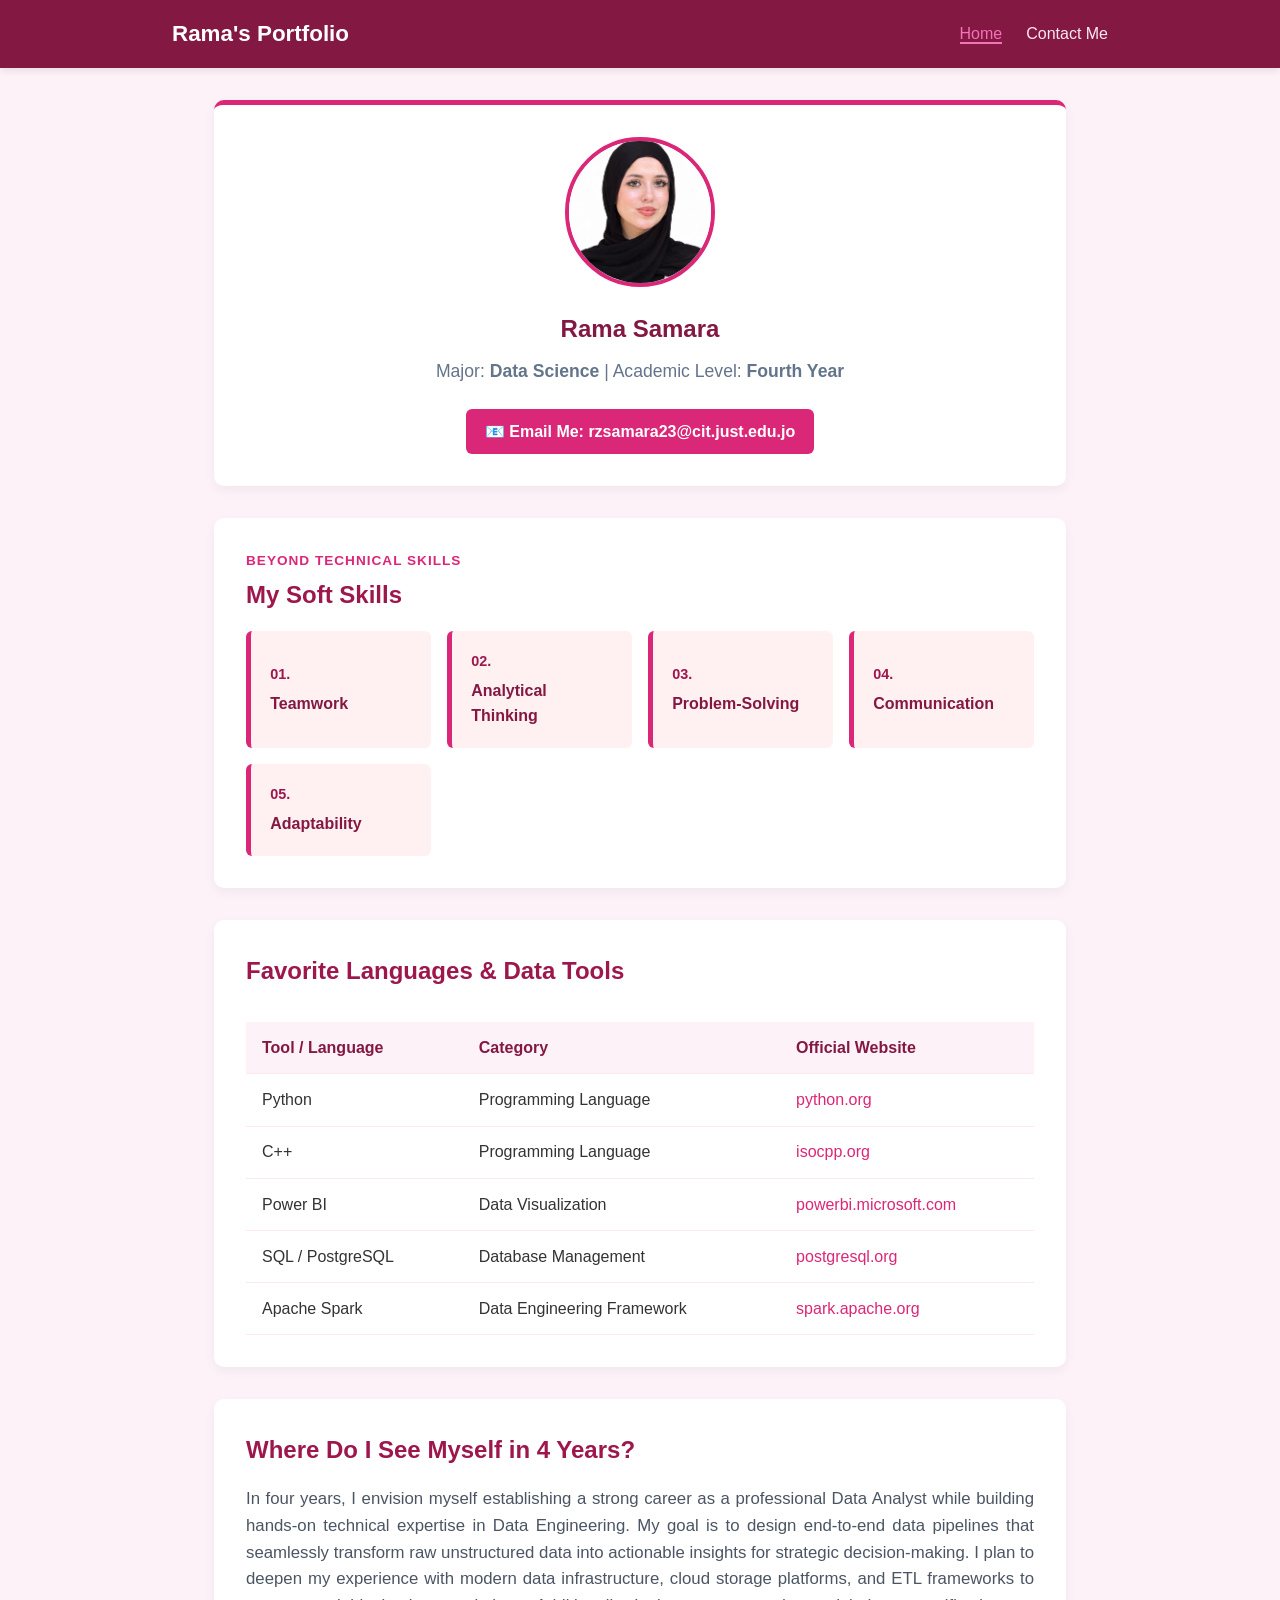
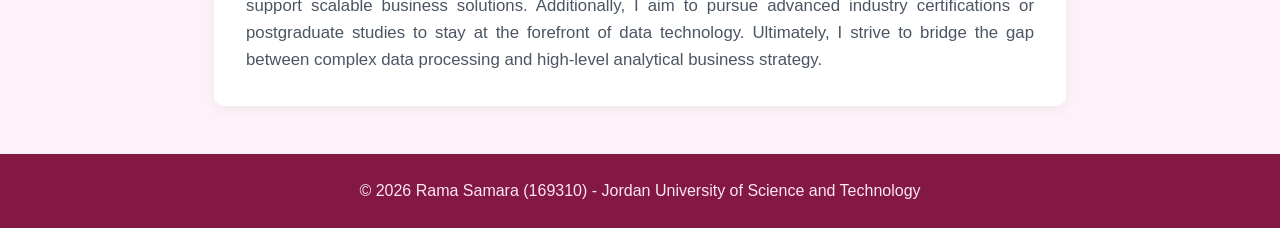
<file: index.html>
<!DOCTYPE html>
<html lang="en">
<head>
    <meta charset="UTF-8">
    <meta name="viewport" content="width=device-width, initial-scale=1.0">
    <title>169310 - Rama Samara</title>
    <link rel="stylesheet" href="style.css">
</head>
<body>

    <!-- Navigation Header -->
    <header>
        <nav class="navbar">
            <div class="logo">Rama's Portfolio</div>
            <ul class="nav-links">
                <li><a href="index.html" class="active">Home</a></li>
                <li><a href="contact.html">Contact Me</a></li>
            </ul>
        </nav>
    </header>

    <!-- Main Content Container -->
    <main class="container">
        <!-- Hero / Profile Section -->
        <section class="profile-card">
            <img src="profile.jpg" alt="Rama Samara" class="profile-img">
            <h1>Rama Samara</h1>
            <p class="subtitle">Major: <strong>Data Science</strong> | Academic Level: <strong>Fourth Year</strong></p>
            <p class="email-container">
                <a href="mailto:rzsamara23@cit.just.edu.jo" class="email-btn">📧 Email Me: rzsamara23@cit.just.edu.jo</a>
            </p>
        </section>

        <!-- Soft Skills Section -->
        <section class="card skills-container-box">
            <span class="section-tag">BEYOND TECHNICAL SKILLS</span>
            <h2>My Soft Skills</h2>
            <div class="skills-grid">
                <div class="skill-box">
                    <span class="skill-num">01.</span>
                    <span class="skill-name">Teamwork</span>
                </div>
                <div class="skill-box">
                    <span class="skill-num">02.</span>
                    <span class="skill-name">Analytical Thinking</span>
                </div>
                <div class="skill-box">
                    <span class="skill-num">03.</span>
                    <span class="skill-name">Problem-Solving</span>
                </div>
                <div class="skill-box">
                    <span class="skill-num">04.</span>
                    <span class="skill-name">Communication</span>
                </div>
                <div class="skill-box">
                    <span class="skill-num">05.</span>
                    <span class="skill-name">Adaptability</span>
                </div>
            </div>
        </section>

        <!-- Tools & Languages Table Section -->
        <section class="card">
            <h2>Favorite Languages & Data Tools</h2>
            <div class="table-wrapper">
                <table>
                    <thead>
                        <tr>
                            <th>Tool / Language</th>
                            <th>Category</th>
                            <th>Official Website</th>
                        </tr>
                    </thead>
                    <tbody>
                        <tr>
                            <td>Python</td>
                            <td>Programming Language</td>
                            <td><a href="https://www.python.org" target="_blank">python.org</a></td>
                        </tr>
                        <tr>
                            <td>C++</td>
                            <td>Programming Language</td>
                            <td><a href="https://isocpp.org" target="_blank">isocpp.org</a></td>
                        </tr>
                        <tr>
                            <td>Power BI</td>
                            <td>Data Visualization</td>
                            <td><a href="https://powerbi.microsoft.com" target="_blank">powerbi.microsoft.com</a></td>
                        </tr>
                        <tr>
                            <td>SQL / PostgreSQL</td>
                            <td>Database Management</td>
                            <td><a href="https://www.postgresql.org" target="_blank">postgresql.org</a></td>
                        </tr>
                        <tr>
                            <td>Apache Spark</td>
                            <td>Data Engineering Framework</td>
                            <td><a href="https://spark.apache.org" target="_blank">spark.apache.org</a></td>
                        </tr>
                    </tbody>
                </table>
            </div>
        </section>

        <!-- Future Goals Section -->
        <section class="card">
            <h2>Where Do I See Myself in 4 Years?</h2>
            <p class="bio-text">
                In four years, I envision myself establishing a strong career as a professional Data Analyst while building hands-on technical expertise in Data Engineering. My goal is to design end-to-end data pipelines that seamlessly transform raw unstructured data into actionable insights for strategic decision-making. I plan to deepen my experience with modern data infrastructure, cloud storage platforms, and ETL frameworks to support scalable business solutions. Additionally, I aim to pursue advanced industry certifications or postgraduate studies to stay at the forefront of data technology. Ultimately, I strive to bridge the gap between complex data processing and high-level analytical business strategy.
            </p>
        </section>
    </main>

    <footer>
        <p>&copy; 2026 Rama Samara (169310) - Jordan University of Science and Technology</p>
    </footer>

</body>
</html>
</file>
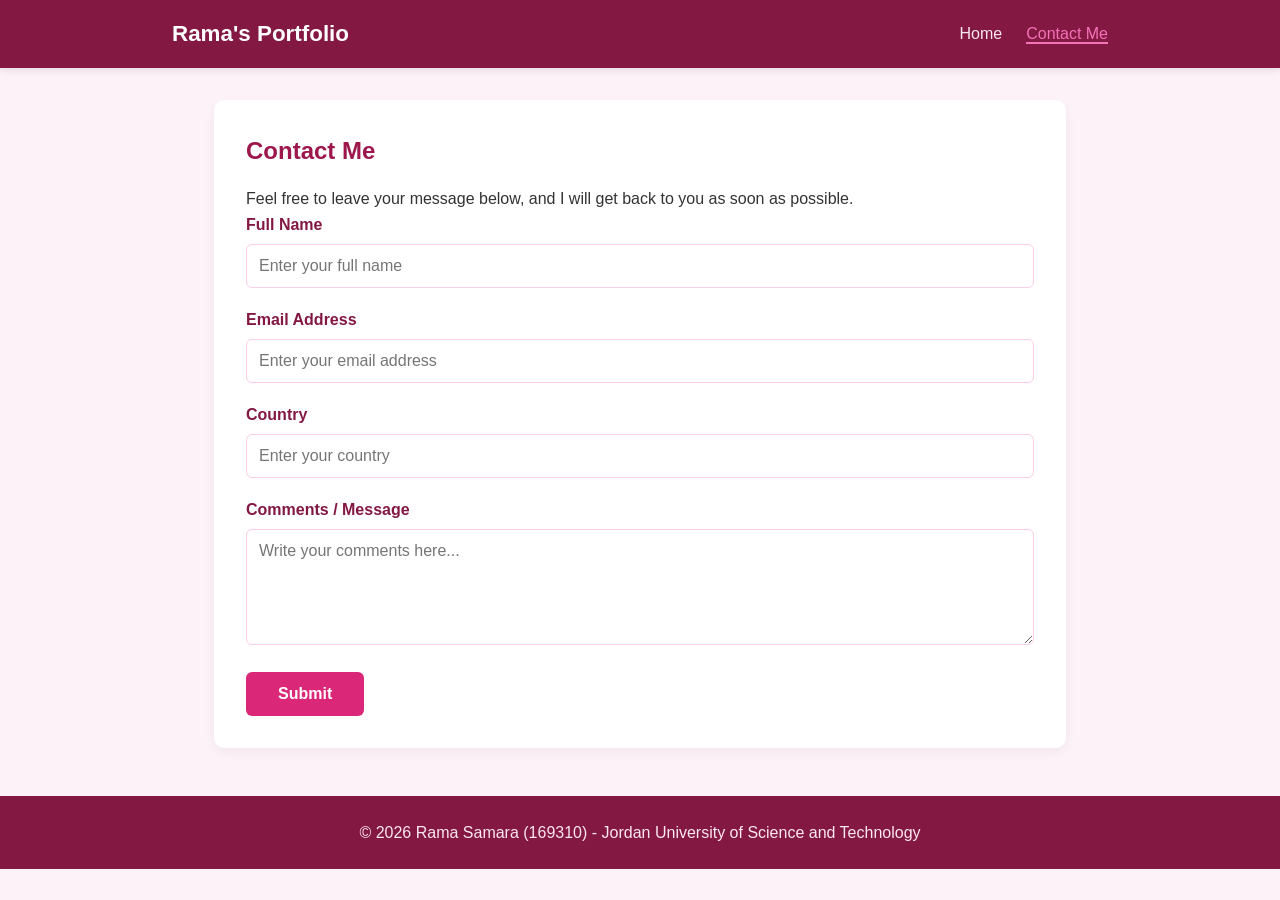
<file: contact.html>
<!DOCTYPE html>
<html lang="en">
<head>
    <meta charset="UTF-8">
    <meta name="viewport" content="width=device-width, initial-scale=1.0">
    <title>Contact Me - Rama Samara</title>
    <link rel="stylesheet" href="style.css">
</head>
<body>

    <!-- Navigation Header -->
    <header>
        <nav class="navbar">
            <div class="logo">Rama's Portfolio</div>
            <ul class="nav-links">
                <li><a href="index.html">Home</a></li>
                <li><a href="contact.html" class="active">Contact Me</a></li>
            </ul>
        </nav>
    </header>

    <!-- Main Content Container -->
    <main class="container">
        <section class="card form-card">
            <h2>Contact Me</h2>
            <p class="form-desc">Feel free to leave your message below, and I will get back to you as soon as possible.</p>
            
            <form id="contactForm">
                <div class="form-group">
                    <label for="fullName">Full Name</label>
                    <input type="text" id="fullName" placeholder="Enter your full name">
                </div>

                <div class="form-group">
                    <label for="email">Email Address</label>
                    <input type="email" id="email" placeholder="Enter your email address">
                </div>

                <div class="form-group">
                    <label for="country">Country</label>
                    <input type="text" id="country" placeholder="Enter your country">
                </div>

                <div class="form-group">
                    <label for="comments">Comments / Message</label>
                    <textarea id="comments" rows="5" placeholder="Write your comments here..."></textarea>
                </div>

                <button type="submit" class="submit-btn">Submit</button>
            </form>
        </section>
    </main>

    <footer>
        <p>&copy; 2026 Rama Samara (169310) - Jordan University of Science and Technology</p>
    </footer>

    <!-- JavaScript Validation -->
    <script>
        document.getElementById('contactForm').addEventListener('submit', function(event) {
            // Prevent default submission
            event.preventDefault();

            // Fetch input values
            const fullName = document.getElementById('fullName').value.trim();
            const email = document.getElementById('email').value.trim();
            const country = document.getElementById('country').value.trim();
            const comments = document.getElementById('comments').value.trim();

            // Validate JavaScript logic
            if (fullName === "" || email === "" || country === "" || comments === "") {
                alert("Please fill in all fields before submitting!");
            } else {
                alert("Thank you! Your message has been submitted successfully.");
                document.getElementById('contactForm').reset();
            }
        });
    </script>

</body>
</html>
</file>
<file: style.css>
* { box-sizing: border-box; margin: 0; padding: 0; font-family: 'Segoe UI', sans-serif; }
body { background-color: #fdf2f8; color: #333; line-height: 1.6; }
header { background-color: #831843; box-shadow: 0 2px 8px rgba(0,0,0,0.1); }
.navbar { max-width: 1000px; margin: 0 auto; display: flex; justify-content: space-between; align-items: center; padding: 1rem 2rem; }
.logo { color: #ffffff; font-size: 1.4rem; font-weight: bold; }
.nav-links { list-style: none; display: flex; gap: 1.5rem; }
.nav-links a { color: #fce7f3; text-decoration: none; font-weight: 500; }
.nav-links a:hover, .nav-links a.active { color: #f472b6; border-bottom: 2px solid #f472b6; }
.container { max-width: 900px; margin: 2rem auto; padding: 0 1.5rem; }
.card, .profile-card { background: #ffffff; border-radius: 10px; padding: 2rem; margin-bottom: 2rem; box-shadow: 0 4px 12px rgba(0,0,0,0.05); }
.profile-card { text-align: center; border-top: 5px solid #db2777; }
.profile-img { width: 150px; height: 150px; border-radius: 50%; object-fit: cover; border: 4px solid #db2777; margin-bottom: 1rem; }
h1 { color: #831843; margin-bottom: 0.5rem; }
h2 { color: #9d174d; margin-bottom: 1rem; }
.section-tag { font-size: 0.85rem; font-weight: bold; color: #db2777; letter-spacing: 1px; display: block; margin-bottom: 0.3rem; }
.subtitle { color: #64748b; font-size: 1.1rem; margin-bottom: 1rem; }
.email-btn { display: inline-block; background-color: #db2777; color: white; padding: 0.6rem 1.2rem; border-radius: 6px; text-decoration: none; font-weight: 600; margin-top: 0.5rem; }
.skills-grid { display: grid; grid-template-columns: repeat(auto-fit, minmax(150px, 1fr)); gap: 1rem; margin-top: 1rem; }
.skill-box { background-color: #fff1f2; border-radius: 6px; padding: 1.2rem; border-left: 5px solid #db2777; display: flex; flex-direction: column; justify-content: center; }
.skill-num { font-size: 0.9rem; font-weight: bold; color: #9d174d; margin-bottom: 0.3rem; }
.skill-name { font-size: 1rem; font-weight: 600; color: #831843; }
.table-wrapper { overflow-x: auto; }
table { width: 100%; border-collapse: collapse; margin-top: 1rem; }
th, td { padding: 0.8rem 1rem; text-align: left; border-bottom: 1px solid #fce7f3; }
th { background-color: #fdf2f8; color: #831843; }
td a { color: #db2777; text-decoration: none; font-weight: 500; }
.form-group { margin-bottom: 1.2rem; }
.form-group label { display: block; margin-bottom: 0.4rem; font-weight: 600; color: #831843; }
.form-group input, .form-group textarea { width: 100%; padding: 0.75rem; border: 1px solid #fbcfe8; border-radius: 6px; font-size: 1rem; }
.submit-btn { background-color: #db2777; color: white; padding: 0.8rem 2rem; border: none; border-radius: 6px; font-size: 1rem; font-weight: 600; cursor: pointer; }
.bio-text { font-size: 1.05rem; color: #4b5563; text-align: justify; }
footer { text-align: center; padding: 1.5rem; background-color: #831843; color: #fce7f3; margin-top: 3rem; }
</file>
